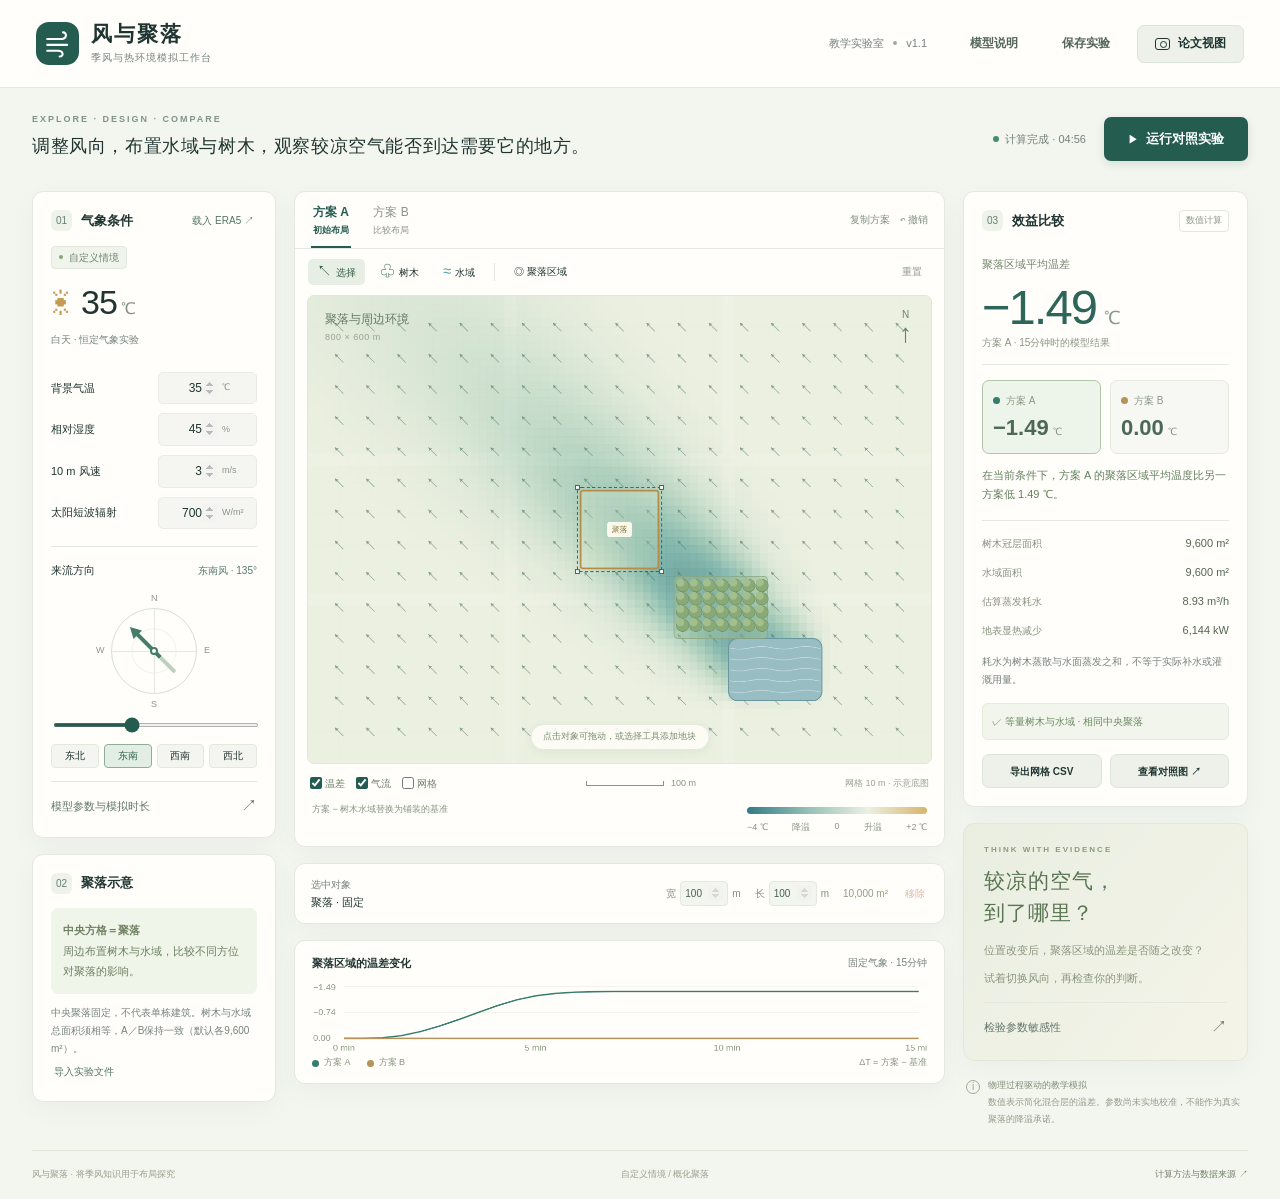
<file: index.html>
<!doctype html>
<html lang="zh-CN">
<head><meta charset="utf-8"><meta name="viewport" content="width=device-width,initial-scale=1"><meta name="theme-color" content="#163c39"><title>风与聚落 · 季风与热环境模拟工作台</title><link rel="stylesheet" href="style.css"></head>
<body>
<header class="topbar">
 <a class="brand" href="./index.html" aria-label="风与聚落首页"><span class="brand-symbol"><svg viewBox="0 0 36 36"><path d="M5 12h17c7 0 7-8 2-8M5 19h24M5 26h13c7 0 7 7 2 7" fill="none" stroke="currentColor" stroke-width="2.5" stroke-linecap="round"/></svg></span><span><strong>风与聚落</strong><small>季风与热环境模拟工作台</small></span></a>
 <nav class="header-actions"><span class="version-tag">教学实验室 <i></i> v1.1</span><button id="methodBtn" class="btn subtle">模型说明</button><button id="exportJsonBtn" class="btn subtle">保存实验</button><button id="paperBtn" class="btn light"><span class="camera-icon"></span>论文视图</button></nav>
</header>
<main class="workspace">
 <div class="page-heading"><div><div class="eyebrow">EXPLORE · DESIGN · COMPARE</div><h1 class="intro-line">调整风向，布置水域与树木，观察较凉空气能否到达需要它的地方。</h1></div><div class="run-heading"><span id="status" class="status dirty"><i></i>等待计算</span><button id="runBtn" class="btn primary"><span class="play-icon">▶</span>运行对照实验</button></div></div>
 <div class="workspace-grid">
 <aside class="left-panel">
  <section class="panel environment"><div class="section-heading"><h2><span class="step-dot">01</span>气象条件</h2><button id="eraBtn" class="text-btn">载入 ERA5 ↗</button></div><div id="sourceBadge" class="source-badge"><i></i>自定义情境</div>
   <div class="weather-hero"><span class="sun-icon">☀</span><div><span id="tempHero">35</span><small>℃</small></div><p id="weatherCaption">白天 · 恒定气象实验</p></div>
   <label class="input-row"><span>背景气温</span><div><input id="temperature" type="number" min="10" max="48" step=".5" value="35"><span>℃</span></div></label>
   <label class="input-row"><span>相对湿度</span><div><input id="humidity" type="number" min="5" max="100" step="1" value="45"><span>%</span></div></label>
   <label class="input-row"><span>10 m 风速</span><div><input id="windSpeed" type="number" min=".5" max="12" step=".1" value="3"><span>m/s</span></div></label>
   <label class="input-row"><span>太阳短波辐射</span><div><input id="solar" type="number" min="50" max="1200" step="10" value="700"><span>W/m²</span></div></label>
   <div class="wind-block"><div class="wind-caption"><span>来流方向</span><strong id="windLabel">东南风 · 135°</strong></div><div class="compass"><span class="north">N</span><span class="east">E</span><span class="south">S</span><span class="west">W</span><div class="compass-ring"></div><div id="windNeedle" class="wind-needle"></div><div class="compass-center"></div></div><input id="windDirection" class="range" type="range" min="0" max="359" step="1" value="135" aria-label="风向角度"><div class="wind-presets"><button data-wind="45">东北</button><button data-wind="135" class="active">东南</button><button data-wind="225">西南</button><button data-wind="315">西北</button></div></div>
   <button id="paramsBtn" class="more-btn">模型参数与模拟时长<span>↗</span></button>
  </section>
  <section class="panel scenario-panel"><div class="section-heading"><h2><span class="step-dot">02</span>聚落示意</h2></div><div class="source-detail"><strong>中央方格＝聚落</strong><br>周边布置树木与水域，比较不同方位对聚落的影响。</div><p class="micro muted">中央聚落固定，不代表单栋建筑。树木与水域总面积须相等，A／B保持一致（默认各9,600 m²）。</p><button id="importBtn" class="text-btn">导入实验文件</button><input id="importFile" type="file" accept=".json,application/json" hidden></section>
 </aside>
 <section class="map-column">
  <div class="panel map-panel">
   <div class="map-topline"><div class="tabs" role="tablist" aria-label="布局方案"><button id="tabA" role="tab" aria-selected="true" class="active">方案 A<span>初始布局</span></button><button id="tabB" role="tab" aria-selected="false">方案 B<span>比较布局</span></button></div><div class="map-top-actions"><button id="copyBtn" title="将当前方案复制给另一方案">复制方案</button><button id="undoBtn" title="撤销最近一次布局修改">↶ 撤销</button></div></div>
   <div class="map-tools" role="toolbar" aria-label="布局工具"><button data-tool="select" class="active" title="选择并拖动对象"><span>↖</span>选择</button><button data-tool="tree"><span class="tree-dot">♧</span>树木</button><button data-tool="water"><span class="water-dot">≈</span>水域</button><span class="tool-divider"></span><button id="targetBtn">◎ 聚落区域</button><button id="resetBtn" class="reset-btn" title="重置当前情境的两个方案">重置</button></div>
   <div class="map-stage" id="mapStage"><canvas id="mapCanvas" width="1280" height="960" aria-label="可编辑聚落布局图；选择对象后可用方向键移动" tabindex="0"></canvas><div class="map-corner-label"><span id="mapSceneLabel">聚落与周边环境</span><small>800 × 600 m</small></div><div id="mapHint" class="map-hint">点击对象可拖动，或选择工具添加地块</div><div class="north-mark"><span>N</span><b>↑</b></div><div id="staleOverlay" class="stale-chip">布局或参数已更新 · 请重新计算</div></div>
   <div class="map-bottom"><div class="layers"><label><input id="showHeat" type="checkbox" checked><span>温差</span></label><label><input id="showFlow" type="checkbox" checked><span>气流</span></label><label><input id="showGrid" type="checkbox"><span>网格</span></label></div><div class="scale-bar"><span></span>100 m</div><div class="grid-info">网格 10 m · 示意底图</div></div>
   <div id="heatLegend" class="heat-legend"><span>方案 − 树木水域替换为铺装的基准</span><div class="legend-strip"></div><div class="legend-labels"><b>−4 ℃</b><span>降温</span><b>0</b><span>升温</span><b>+2 ℃</b></div></div>
  </div>
  <section id="objectInspector" class="panel inspector"><div><span class="micro muted">选中对象</span><strong id="objectName">聚落</strong></div><label>宽 <input id="objectW" type="number" min="10" max="400" step="10">m</label><label>长 <input id="objectH" type="number" min="10" max="400" step="10">m</label><span id="objectArea"></span><button id="deleteObject" class="text-btn danger">移除</button></section>
  <section class="panel process-panel"><div class="section-heading"><h2>聚落区域的温差变化</h2><span class="micro muted">固定气象 · <span id="durationLabel">15</span>分钟</span></div><canvas id="historyCanvas" width="1100" height="160" aria-label="两个方案的目标区模拟温差随时间变化"></canvas><div class="chart-key"><span><i class="keyA"></i>方案 A</span><span><i class="keyB"></i>方案 B</span><span>ΔT = 方案 − 基准</span></div></section>
 </section>
 <aside class="right-panel">
  <section class="panel results-panel"><div class="section-heading"><h2><span class="step-dot">03</span>效益比较</h2><span class="mini-tag">数值计算</span></div><div id="resultEmpty" class="result-empty">布置好两个方案后，<br>运行实验查看比较结果。</div><div id="resultsBody" hidden><div class="primary-metric"><span>聚落区域平均温差</span><div><strong id="mainCooling">—</strong><small>℃</small></div><p id="metricSub">当前方案 · 相对于基准</p></div><div class="comparison-cards"><button id="resultA" class="comparison-card active"><span><i class="keyA"></i>方案 A</span><strong id="coolA">—</strong><small>℃</small></button><button id="resultB" class="comparison-card"><span><i class="keyB"></i>方案 B</span><strong id="coolB">—</strong><small>℃</small></button></div><div id="resultInsight" class="insight"></div><div class="metric-list"><div><span>树木冠层面积</span><strong id="treeArea">—</strong></div><div><span>水域面积</span><strong id="waterArea">—</strong></div><div><span>估算蒸发耗水</span><strong id="waterUse">—</strong></div><div><span>地表显热减少</span><strong id="heatFlux">—</strong></div></div><p class="micro muted">耗水为树木蒸散与水面蒸发之和，不等于实际补水或灌溉用量。</p><div id="comparisonNote" class="fairness"></div><div class="result-actions"><button id="csvBtn" class="btn light">导出网格 CSV</button><button id="compareBtn" class="btn light">查看对照图 ↗</button></div></div></section>
  <section class="panel question-panel"><div class="eyebrow">THINK WITH EVIDENCE</div><h3>较凉的空气，<br>到了哪里？</h3><p>位置改变后，聚落区域的温差是否随之改变？</p><p>试着切换风向，再检查你的判断。</p><button id="sensitivityBtn" class="more-btn">检验参数敏感性<span>↗</span></button></section>
  <section class="model-note"><span class="note-icon">i</span><p><strong>物理过程驱动的教学模拟</strong><br>数值表示简化混合层的温差。参数尚未实地校准，不能作为真实聚落的降温承诺。</p></section>
 </aside>
 </div>
 <footer class="app-footer"><span>风与聚落 · 将季风知识用于布局探究</span><span id="footerSource">自定义气象 / 概化聚落</span><a href="methods.html" target="_blank" rel="noopener">计算方法与数据来源 ↗</a></footer>
</main>
<div id="toast" class="toast" role="status"></div>
<div id="modal" class="modal" hidden><div class="modal-backdrop"></div><section class="modal-content" role="dialog" aria-modal="true" aria-labelledby="modalTitle"><header><div><span id="modalEyebrow" class="eyebrow">实验设置</span><h2 id="modalTitle"></h2></div><button id="closeModal" class="close-btn" aria-label="关闭">×</button></header><div id="modalBody"></div></section></div>
<section id="paperView" class="paper-view" hidden><header class="paper-header"><div><span class="eyebrow">风与聚落 / 布局对照实验</span><h1 id="paperTitle">相同投入，不同位置</h1><p id="paperConditions"></p></div><div class="paper-actions"><button id="downloadPng" class="btn primary">导出对照图 PNG</button><button id="closePaper" class="btn light">返回工作台</button></div></header><div class="paper-maps"><article><header><span class="paper-letter">a</span><h2>方案 A</h2><span id="paperMetricA"></span></header><canvas id="paperA" width="1280" height="960"></canvas></article><article><header><span class="paper-letter">b</span><h2>方案 B</h2><span id="paperMetricB"></span></header><canvas id="paperB" width="1280" height="960"></canvas></article></div><div class="paper-legend"><div><span class="legend-tree"></span>树木 <span class="legend-water"></span>水域 <span class="legend-target"></span>聚落区域</div><div class="paper-scale"><span>降温 −4 ℃</span><div></div><span>0</span><div class="warm"></div><span>+2 ℃ 升温</span></div></div><div class="paper-caption"><p id="paperCaption"></p><p>ΔT = 方案 − 树木、水域均替换为铺装的基准；物理过程驱动的教学模拟，未经实地校准。中央方格为可通风的聚落统计区，温差为有效混合层平均值。</p><p id="paperSource"></p></div></section>
<script src="weather.js"></script><script src="model.js"></script><script src="app.js"></script>
</body></html>
</file>
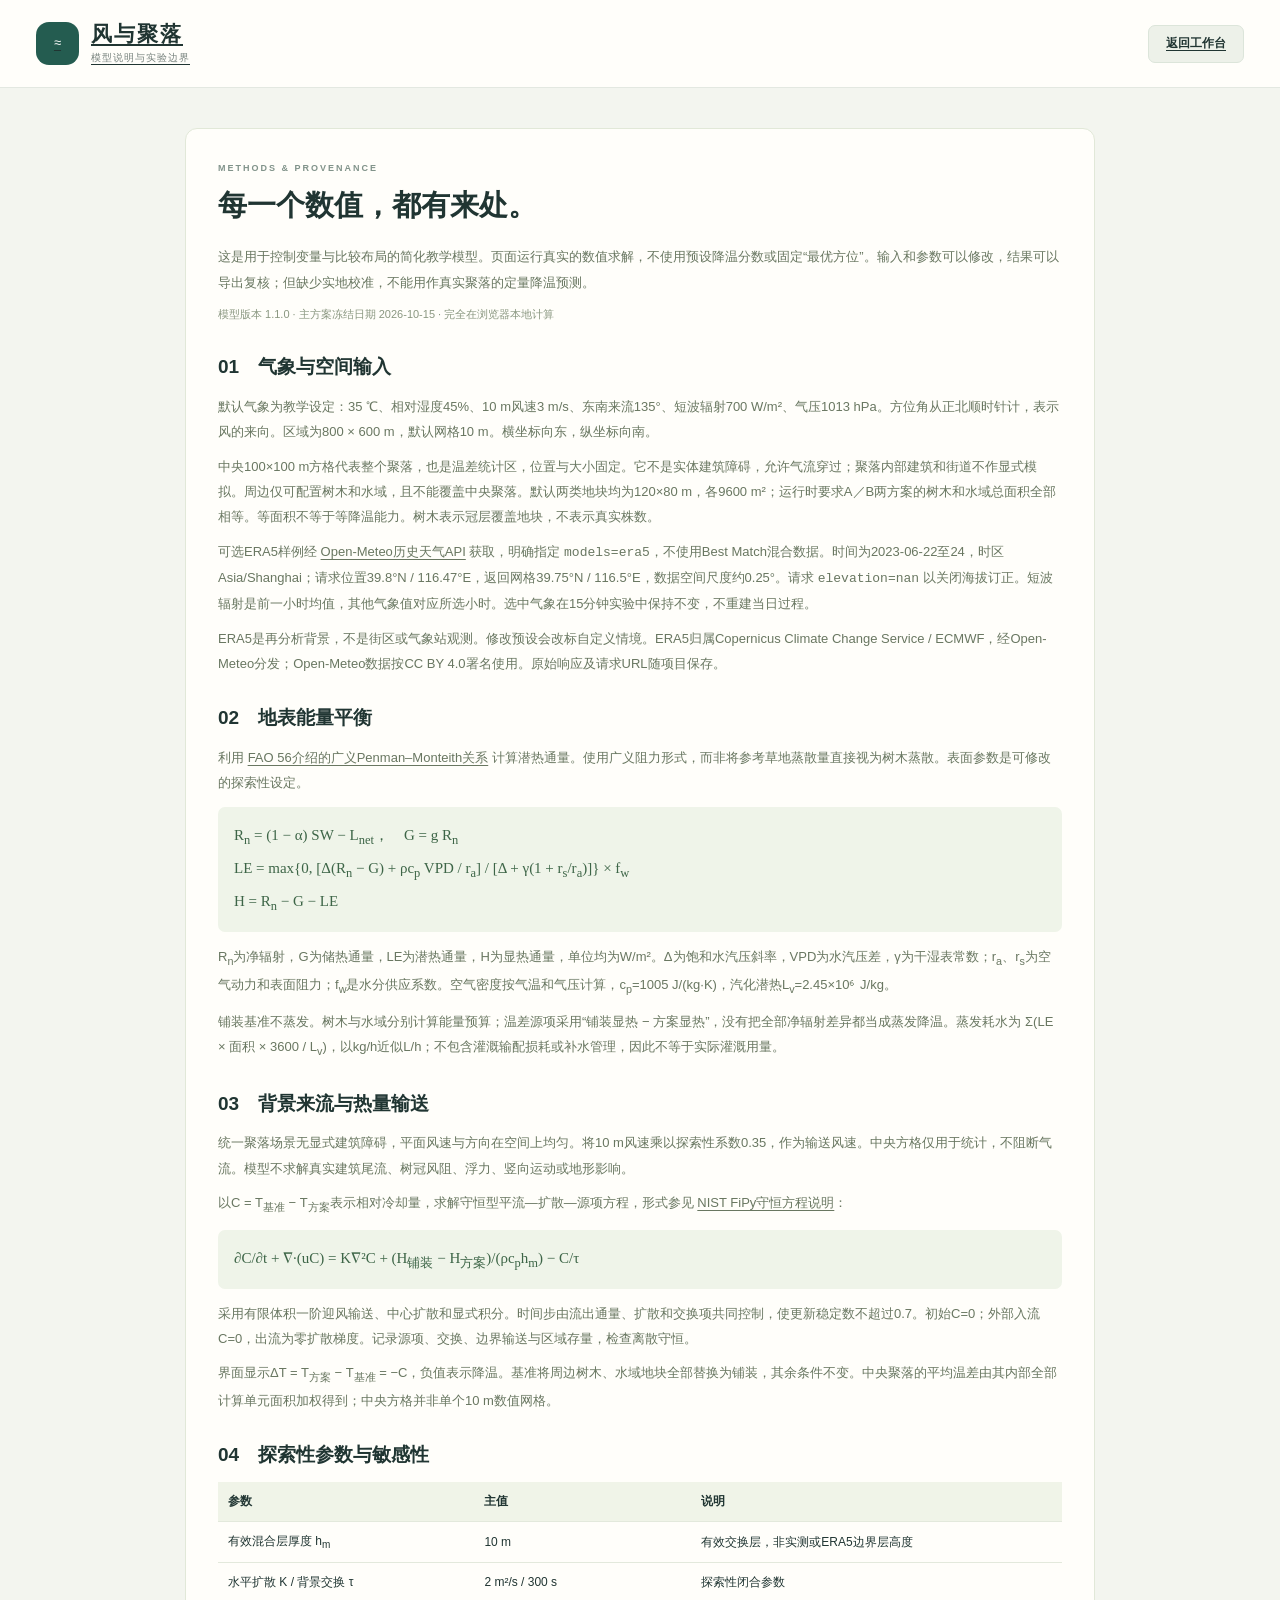
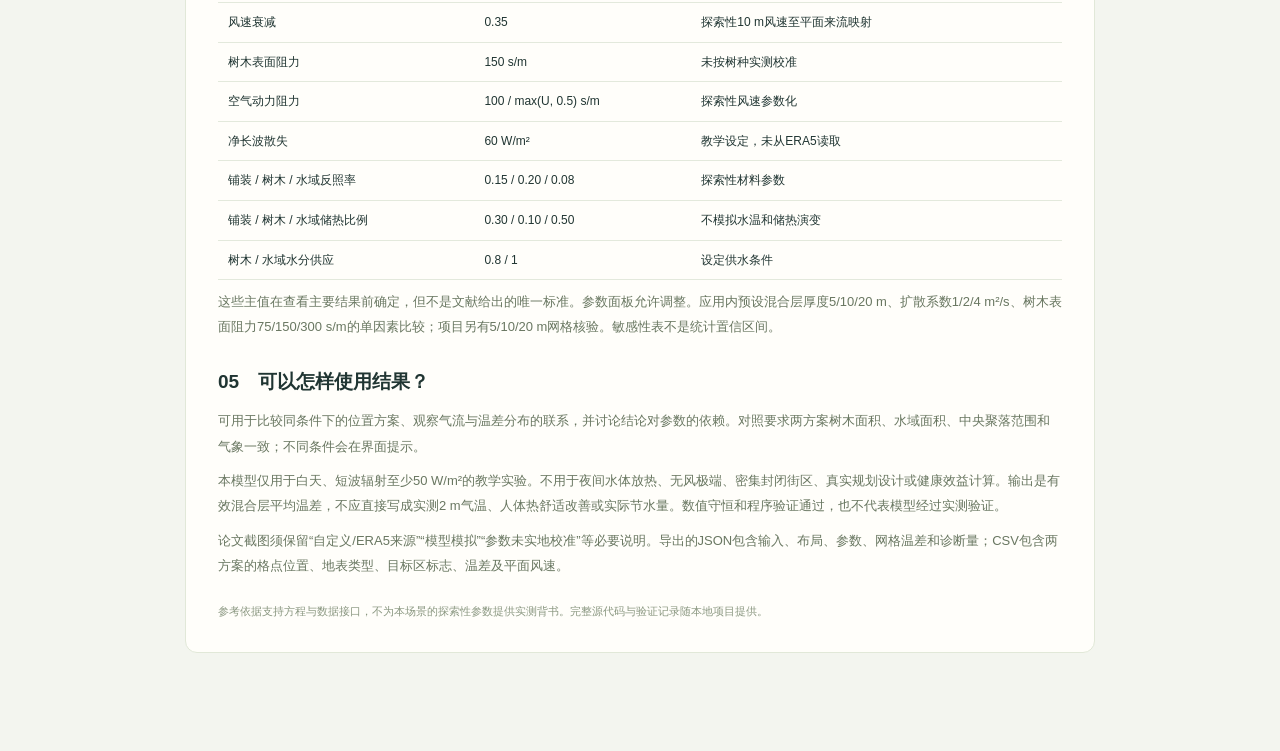
<file: methods.html>
<!doctype html><html lang="zh-CN"><head><meta charset="utf-8"><meta name="viewport" content="width=device-width,initial-scale=1"><title>计算方法与数据来源 · 风与聚落</title><link rel="stylesheet" href="style.css"><style>main{max-width:960px;margin:40px auto;padding:0 25px 60px}article{padding:32px;background:#fffefa;border:1px solid #e1e8d8;border-radius:12px}h1{font-size:29px;margin:8px 0 16px}h2{font-size:19px;margin:27px 0 12px}h3{font-size:14px;margin:18px 0 8px}p,li{font-size:13px;line-height:1.95;color:#697761;margin:9px 0}table{width:100%;border-collapse:collapse;font-size:12px}th,td{padding:10px;border-bottom:1px solid #e3e9dc;text-align:left}th{background:#f0f4e8}.equation{font:15px/2 Georgia,serif;display:block;background:#eff4e9;padding:13px 16px;border-radius:7px;color:#3d6547;margin:12px 0}a{text-decoration:underline;text-underline-offset:3px}footer{color:#8a9780;font-size:11px;margin-top:25px}.meta{font-size:11px;color:#8a9780}@media(max-width:600px){article{padding:18px}main{margin:20px auto;padding:0 12px}table{font-size:10px}th,td{padding:6px}}</style></head><body><header class="topbar"><a class="brand" href="index.html"><span class="brand-symbol">≈</span><span><strong>风与聚落</strong><small>模型说明与实验边界</small></span></a><a class="btn light" href="index.html">返回工作台</a></header><main><article><div class="eyebrow">METHODS & PROVENANCE</div><h1>每一个数值，都有来处。</h1><p>这是用于控制变量与比较布局的简化教学模型。页面运行真实的数值求解，不使用预设降温分数或固定“最优方位”。输入和参数可以修改，结果可以导出复核；但缺少实地校准，不能用作真实聚落的定量降温预测。</p><p class="meta">模型版本 1.1.0 · 主方案冻结日期 2026-10-15 · 完全在浏览器本地计算</p>
<h2>01　气象与空间输入</h2><p>默认气象为教学设定：35 ℃、相对湿度45%、10 m风速3 m/s、东南来流135°、短波辐射700 W/m²、气压1013 hPa。方位角从正北顺时针计，表示风的来向。区域为800 × 600 m，默认网格10 m。横坐标向东，纵坐标向南。</p><p>中央100×100 m方格代表整个聚落，也是温差统计区，位置与大小固定。它不是实体建筑障碍，允许气流穿过；聚落内部建筑和街道不作显式模拟。周边仅可配置树木和水域，且不能覆盖中央聚落。默认两类地块均为120×80 m，各9600 m²；运行时要求A／B两方案的树木和水域总面积全部相等。等面积不等于等降温能力。树木表示冠层覆盖地块，不表示真实株数。</p><p>可选ERA5样例经 <a href="https://open-meteo.com/en/docs/historical-weather-api" target="_blank" rel="noopener">Open-Meteo历史天气API</a> 获取，明确指定 <code>models=era5</code>，不使用Best Match混合数据。时间为2023-06-22至24，时区Asia/Shanghai；请求位置39.8°N / 116.47°E，返回网格39.75°N / 116.5°E，数据空间尺度约0.25°。请求 <code>elevation=nan</code> 以关闭海拔订正。短波辐射是前一小时均值，其他气象值对应所选小时。选中气象在15分钟实验中保持不变，不重建当日过程。</p><p>ERA5是再分析背景，不是街区或气象站观测。修改预设会改标自定义情境。ERA5归属Copernicus Climate Change Service / ECMWF，经Open-Meteo分发；Open-Meteo数据按CC BY 4.0署名使用。原始响应及请求URL随项目保存。</p>
<h2>02　地表能量平衡</h2><p>利用 <a href="https://www.fao.org/4/x0490e/x0490e06.htm" target="_blank" rel="noopener">FAO 56介绍的广义Penman–Monteith关系</a> 计算潜热通量。使用广义阻力形式，而非将参考草地蒸散量直接视为树木蒸散。表面参数是可修改的探索性设定。</p><div class="equation">R<sub>n</sub> = (1 − α) SW − L<sub>net</sub>，　G = g R<sub>n</sub><br>LE = max{0, [Δ(R<sub>n</sub> − G) + ρc<sub>p</sub> VPD / r<sub>a</sub>] / [Δ + γ(1 + r<sub>s</sub>/r<sub>a</sub>)]} × f<sub>w</sub><br>H = R<sub>n</sub> − G − LE</div><p>R<sub>n</sub>为净辐射，G为储热通量，LE为潜热通量，H为显热通量，单位均为W/m²。Δ为饱和水汽压斜率，VPD为水汽压差，γ为干湿表常数；r<sub>a</sub>、r<sub>s</sub>为空气动力和表面阻力；f<sub>w</sub>是水分供应系数。空气密度按气温和气压计算，c<sub>p</sub>=1005 J/(kg·K)，汽化潜热L<sub>v</sub>=2.45×10⁶ J/kg。</p><p>铺装基准不蒸发。树木与水域分别计算能量预算；温差源项采用“铺装显热 − 方案显热”，没有把全部净辐射差异都当成蒸发降温。蒸发耗水为 Σ(LE × 面积 × 3600 / L<sub>v</sub>)，以kg/h近似L/h；不包含灌溉输配损耗或补水管理，因此不等于实际灌溉用量。</p>
<h2>03　背景来流与热量输送</h2><p>统一聚落场景无显式建筑障碍，平面风速与方向在空间上均匀。将10 m风速乘以探索性系数0.35，作为输送风速。中央方格仅用于统计，不阻断气流。模型不求解真实建筑尾流、树冠风阻、浮力、竖向运动或地形影响。</p><p>以C = T<sub>基准</sub> − T<sub>方案</sub>表示相对冷却量，求解守恒型平流—扩散—源项方程，形式参见 <a href="https://pages.nist.gov/fipy/en/stable/FAQ.html" target="_blank" rel="noopener">NIST FiPy守恒方程说明</a>：</p><div class="equation">∂C/∂t + ∇·(uC) = K∇²C + (H<sub>铺装</sub> − H<sub>方案</sub>)/(ρc<sub>p</sub>h<sub>m</sub>) − C/τ</div><p>采用有限体积一阶迎风输送、中心扩散和显式积分。时间步由流出通量、扩散和交换项共同控制，使更新稳定数不超过0.7。初始C=0；外部入流C=0，出流为零扩散梯度。记录源项、交换、边界输送与区域存量，检查离散守恒。</p><p>界面显示ΔT = T<sub>方案</sub> − T<sub>基准</sub> = −C，负值表示降温。基准将周边树木、水域地块全部替换为铺装，其余条件不变。中央聚落的平均温差由其内部全部计算单元面积加权得到；中央方格并非单个10 m数值网格。</p>
<h2>04　探索性参数与敏感性</h2><table><thead><tr><th>参数</th><th>主值</th><th>说明</th></tr></thead><tbody>
<tr><td>有效混合层厚度 h<sub>m</sub></td><td>10 m</td><td>有效交换层，非实测或ERA5边界层高度</td></tr><tr><td>水平扩散 K / 背景交换 τ</td><td>2 m²/s / 300 s</td><td>探索性闭合参数</td></tr><tr><td>风速衰减</td><td>0.35</td><td>探索性10 m风速至平面来流映射</td></tr><tr><td>树木表面阻力</td><td>150 s/m</td><td>未按树种实测校准</td></tr><tr><td>空气动力阻力</td><td>100 / max(U, 0.5) s/m</td><td>探索性风速参数化</td></tr><tr><td>净长波散失</td><td>60 W/m²</td><td>教学设定，未从ERA5读取</td></tr><tr><td>铺装 / 树木 / 水域反照率</td><td>0.15 / 0.20 / 0.08</td><td>探索性材料参数</td></tr><tr><td>铺装 / 树木 / 水域储热比例</td><td>0.30 / 0.10 / 0.50</td><td>不模拟水温和储热演变</td></tr><tr><td>树木 / 水域水分供应</td><td>0.8 / 1</td><td>设定供水条件</td></tr></tbody></table><p>这些主值在查看主要结果前确定，但不是文献给出的唯一标准。参数面板允许调整。应用内预设混合层厚度5/10/20 m、扩散系数1/2/4 m²/s、树木表面阻力75/150/300 s/m的单因素比较；项目另有5/10/20 m网格核验。敏感性表不是统计置信区间。</p>
<h2>05　可以怎样使用结果？</h2><p>可用于比较同条件下的位置方案、观察气流与温差分布的联系，并讨论结论对参数的依赖。对照要求两方案树木面积、水域面积、中央聚落范围和气象一致；不同条件会在界面提示。</p><p>本模型仅用于白天、短波辐射至少50 W/m²的教学实验。不用于夜间水体放热、无风极端、密集封闭街区、真实规划设计或健康效益计算。输出是有效混合层平均温差，不应直接写成实测2 m气温、人体热舒适改善或实际节水量。数值守恒和程序验证通过，也不代表模型经过实测验证。</p><p>论文截图须保留“自定义/ERA5来源”“模型模拟”“参数未实地校准”等必要说明。导出的JSON包含输入、布局、参数、网格温差和诊断量；CSV包含两方案的格点位置、地表类型、目标区标志、温差及平面风速。</p>
<footer>参考依据支持方程与数据接口，不为本场景的探索性参数提供实测背书。完整源代码与验证记录随本地项目提供。</footer></article></main></body></html>
</file>
<file: style.css>
@charset "UTF-8";
:root{--ink:#203532;--muted:#77827d;--green:#245c50;--teal:#2a7769;--light:#edf3ee;--line:#e3e8e1;--paper:#fffefa;--bg:#f3f5ef;--gold:#bc8c46;--shadow:0 8px 28px rgba(35,57,43,.035)}
*{box-sizing:border-box}body{margin:0;color:var(--ink);background:var(--bg);font-family:"Microsoft YaHei","PingFang SC",Arial,sans-serif;font-size:13px;line-height:1.55}button,input,select{font:inherit}button{cursor:pointer;color:inherit}button:disabled{opacity:.5;cursor:wait}button,a,input{outline-offset:4px}button:focus-visible,a:focus-visible,input:focus-visible{outline:2px solid #43897a}a{color:inherit;text-decoration:none}[hidden]{display:none!important}input[type=number]{appearance:textfield;-moz-appearance:textfield}input::-webkit-inner-spin-button{opacity:.35}button{border:0;background:none}h1,h2,h3,p{margin:0}.topbar{height:88px;padding:0 36px;display:flex;align-items:center;justify-content:space-between;background:var(--paper);border-bottom:1px solid var(--line)}.brand{display:flex;align-items:center;gap:12px}.brand-symbol{height:43px;width:43px;border-radius:13px;background:var(--green);display:grid;place-items:center;color:#fff}.brand-symbol svg{width:30px}.brand strong{font-size:21px;letter-spacing:2px;display:block;line-height:1.3}.brand small{font-size:10px;letter-spacing:1px;color:var(--muted)}.header-actions{display:flex;gap:10px;align-items:center}.version-tag{color:var(--muted);font-size:11px;display:flex;align-items:center;gap:9px;margin-right:16px}.version-tag i{width:4px;height:4px;background:#9aaca2;border-radius:50%}.btn{height:38px;padding:0 17px;border-radius:7px;display:inline-flex;align-items:center;justify-content:center;gap:8px;font-size:12px;font-weight:600;white-space:nowrap;transition:background .16s,transform .16s}.btn:hover{transform:translateY(-1px)}.btn.primary{background:var(--green);color:#fff;box-shadow:0 3px 8px #194a4020}.btn.primary:hover{background:#184c41}.btn.light{background:#edf1e9;border:1px solid #dce5da}.btn.subtle{color:#53645b;background:transparent}.btn.subtle:hover{background:#f1f4ed}.camera-icon{height:12px;width:15px;border:1.5px solid;border-radius:3px;position:relative}.camera-icon:after{content:"";position:absolute;left:4px;top:2px;height:5px;width:5px;border:1px solid;border-radius:50%}.workspace{max-width:1860px;margin:auto;padding:24px 32px 0}.page-heading{display:flex;align-items:center;justify-content:space-between;margin:0 0 24px;gap:20px}.eyebrow{font:600 9px/1.6 Arial,sans-serif;letter-spacing:2px;color:#81938a}.page-heading h1{font-size:26px;letter-spacing:.6px;font-weight:600;margin:5px 0}.page-heading h1 span{color:#b89760}.page-heading p{font-size:12px;color:var(--muted)}.run-heading{display:flex;align-items:center;gap:18px}.run-heading .primary{height:44px;padding:0 24px;font-size:13px}.play-icon{font-size:10px}.status{font-size:11px;color:var(--muted);display:flex;align-items:center;gap:6px;white-space:nowrap}.status i{width:6px;height:6px;border-radius:50%;background:#b49869}.status.ready i{background:#458e6d}.status.running i{background:#b88b4b;animation:pulse 1s infinite}.workspace-grid{display:grid;grid-template-columns:244px minmax(440px,1fr) 285px;gap:18px;align-items:start}.left-panel,.map-column,.right-panel{display:flex;flex-direction:column;gap:16px;min-width:0}.panel{background:var(--paper);border:1px solid var(--line);border-radius:11px;box-shadow:var(--shadow)}.environment,.scenario-panel,.results-panel,.question-panel{padding:18px}.section-heading{display:flex;align-items:center;justify-content:space-between;gap:5px;margin-bottom:14px}.section-heading h2{font-size:13px;font-weight:600;display:flex;gap:9px;align-items:center}.step-dot{height:21px;width:21px;display:grid;place-items:center;color:#658070;font:10px Arial,sans-serif;background:#eef2e8;border-radius:6px}.text-btn{font-size:10px;color:#527765;padding:3px}.text-btn:hover{text-decoration:underline}.source-badge{font-size:10px;color:#6d8473;background:#f0f4eb;display:inline-flex;align-items:center;border:1px solid #e2e8dc;border-radius:4px;gap:6px;padding:3px 7px;max-width:100%}.source-badge i{width:4px;height:4px;background:#8ca47b;border-radius:50%}.weather-hero{padding:14px 0 15px;display:flex;align-items:center;flex-wrap:wrap;gap:13px}.sun-icon{color:#c49b53;font-size:34px;line-height:1}.weather-hero>div{font-size:34px;font-weight:400;letter-spacing:-1px;line-height:1.15}.weather-hero small{font-size:16px;margin-left:4px;color:#889185}.weather-hero p{width:100%;font-size:10px;color:var(--muted);margin-top:-3px}.input-row{display:flex;justify-content:space-between;align-items:center;margin:9px 0;gap:8px;font-size:11px}.input-row>div{display:flex;align-items:center;background:#f5f6f1;border:1px solid #e9ece4;border-radius:5px;width:99px;padding:5px 7px;gap:3px}.input-row input{width:53px;background:transparent;border:0;color:var(--ink);font-size:12px;text-align:right;min-width:0}.input-row>div>span{font-size:9px;color:#8b9488;white-space:nowrap}.wind-block{margin-top:17px;padding-top:15px;border-top:1px solid var(--line)}.wind-caption{display:flex;align-items:center;justify-content:space-between;font-size:11px}.wind-caption strong{font-size:10px;color:#527b6b;font-weight:500}.compass{position:relative;width:124px;height:124px;margin:10px auto 0;color:#8c978b;font:9px Arial}.compass-ring{position:absolute;inset:19px;border:1px solid #d7e0d2;border-radius:50%;background:radial-gradient(circle,transparent 0 21px,#f0f3ec 22px,transparent 23px)}.compass-ring:after,.compass-ring:before{content:"";position:absolute;background:#e3e9de}.compass-ring:before{width:1px;height:100%;left:50%}.compass-ring:after{height:1px;width:100%;top:50%}.compass .north{position:absolute;top:4px;left:59px}.compass .south{position:absolute;bottom:4px;left:59px}.compass .east{position:absolute;right:6px;top:56px}.compass .west{position:absolute;left:4px;top:56px}.wind-needle{position:absolute;left:60px;top:32px;width:4px;height:60px;transform-origin:50% 50%;transform:rotate(315deg);background:linear-gradient(to bottom,#447d6a 0 65%,#bdd0bc 65% 100%);border-radius:6px}.wind-needle:before{content:"";position:absolute;top:-4px;left:-4px;width:0;height:0;border-left:6px solid transparent;border-right:6px solid transparent;border-bottom:11px solid #447d6a}.compass-center{position:absolute;width:8px;height:8px;border-radius:50%;background:#fff;border:2px solid #447d6a;left:58px;top:58px}.range{accent-color:var(--green);width:100%;height:4px}.wind-presets{display:flex;gap:5px;margin-top:11px}.wind-presets button{flex:1;background:#f4f5f0;border:1px solid #e4e9de;border-radius:4px;padding:3px 2px;font-size:10px}.wind-presets button.active{background:#e2eee4;border-color:#8fae96;color:#32654a}.more-btn{display:flex;align-items:center;justify-content:space-between;gap:12px;font-size:11px;width:100%;text-align:left;padding:12px 0 0;margin-top:13px;border-top:1px solid var(--line);color:#627668}.more-btn span{font-size:16px}.scene-options{display:grid;grid-template-columns:1fr 1fr;gap:8px}.scene-options button{display:flex;flex-direction:column;align-items:flex-start;border:1px solid #e4e8df;background:#f7f8f3;border-radius:7px;padding:9px 10px;gap:2px}.scene-options button>span{font-size:22px;line-height:1.2;color:#8e9d8a}.scene-options button strong{font-size:11px;font-weight:500}.scene-options button small{font-size:9px;color:var(--muted);white-space:nowrap}.scene-options .active{border-color:#9eb7a3;background:#edf3e9}.scene-options .active>span{color:#4f7e5d}.micro{font-size:10px;line-height:1.8}.muted{color:var(--muted)}.scenario-panel p{margin:10px 0 3px}.map-panel{overflow:hidden}.map-topline{display:flex;align-items:center;justify-content:space-between;padding:0 16px;border-bottom:1px solid var(--line);height:57px;gap:4px}.tabs{display:flex;align-self:stretch;gap:20px}.tabs button{font-size:12px;position:relative;color:#8a958a;padding:0 2px}.tabs button span{font-size:9px;display:block;line-height:1.3;margin-top:3px}.tabs button.active{font-weight:600;color:var(--green)}.tabs button.active:after{content:"";height:2px;background:var(--green);position:absolute;bottom:0;left:0;right:0}.map-top-actions{display:flex;gap:10px}.map-top-actions button{font-size:10px;color:#819080;padding:4px 0}.map-tools{padding:9px 13px;display:flex;align-items:center;gap:6px;height:46px}.map-tools button{font-size:10px;border-radius:5px;padding:5px 9px;white-space:nowrap}.map-tools button>span{font-size:15px;line-height:.9;margin-right:4px}.map-tools button.active{background:#e7efe4;color:#345c45}.map-tools button:hover{background:#eef2e9}.map-tools .reset-btn{margin-left:auto;color:#90998d}.tree-dot{color:#488160}.water-dot{color:#5a9ca8}.tool-divider{height:18px;background:var(--line);width:1px;margin:0 4px}.map-stage{position:relative;background:#edf0e5;aspect-ratio:4/3;overflow:hidden;margin:0 12px;border-radius:7px;border:1px solid #e0e6d9}.map-stage canvas{width:100%;height:100%;display:block;touch-action:none;cursor:grab}.map-stage canvas:active{cursor:grabbing}.map-corner-label{position:absolute;left:17px;top:14px;display:flex;flex-direction:column;pointer-events:none}.map-corner-label span{font-size:12px;color:#637a65;font-weight:500}.map-corner-label small{font:9px Arial;letter-spacing:.5px;color:#98a38f;margin-top:3px}.map-hint{position:absolute;bottom:13px;left:50%;transform:translateX(-50%);background:#fffef9dc;box-shadow:0 2px 8px #415c4010;border:1px solid #e5e9df;padding:5px 12px;border-radius:30px;font-size:9px;color:#7b8c76;white-space:nowrap;pointer-events:none}.north-mark{position:absolute;top:13px;right:19px;display:flex;align-items:center;flex-direction:column;line-height:1;pointer-events:none}.north-mark span{font:10px Arial;color:#69806b}.north-mark b{font-size:26px;font-weight:400;color:#69806b}.stale-chip{position:absolute;left:50%;top:15px;transform:translateX(-50%);font-size:10px;color:#9b763e;background:#fff9eae8;border:1px solid #e9dab8;border-radius:6px;padding:5px 10px;white-space:nowrap;pointer-events:none}.map-bottom{display:flex;align-items:center;justify-content:space-between;padding:12px 15px;gap:8px}.layers{display:flex;gap:11px;font-size:10px;color:#71806b}.layers label{display:flex;align-items:center;gap:3px;cursor:pointer}.layers input{width:12px;height:12px;accent-color:var(--green);margin:0}.scale-bar{display:flex;align-items:center;gap:7px;font:9px Arial;color:#8b9484}.scale-bar>span{flex:none;width:0;height:5px;border:1px solid #88977f;border-top:0}.grid-info{font-size:9px;color:#98a190}.heat-legend{padding:0 17px 12px;display:grid;grid-template-columns:minmax(120px,1fr) 180px;align-items:center;gap:4px 15px;font-size:9px;color:#889482}.legend-strip{height:7px;background:linear-gradient(90deg,#327b85,#94bfb6,#ecf0e1 67%,#d7b56d);border-radius:5px}.legend-labels{grid-column:2;display:flex;justify-content:space-between;font:9px Arial}.legend-labels b{font-weight:400}.inspector{padding:12px 16px;display:flex;align-items:center;gap:14px;min-height:58px}.inspector>div:first-child{display:flex;flex-direction:column;margin-right:auto}.inspector strong{font-size:11px;font-weight:500}.inspector label{font-size:10px;display:flex;align-items:center;gap:4px;color:#819079}.inspector input{width:48px;background:#f3f5ef;border:1px solid #e4e9dd;border-radius:4px;padding:4px;color:#4d6351}.inspector>span{font-size:10px;color:#91a085}.danger{color:#b5775b}.process-panel{padding:13px 17px}.process-panel .section-heading{margin-bottom:3px}.process-panel h2{font-size:11px}.process-panel canvas{width:100%;height:78px;display:block}.chart-key{display:flex;align-items:center;gap:16px;font-size:9px;color:#899580;margin-top:3px}.chart-key>span{display:flex;align-items:center;gap:5px}.chart-key>span:last-child{margin-left:auto}.keyA,.keyB{width:7px;height:7px;display:inline-block;border-radius:50%;background:#357d6c}.keyB{background:#b69358}.mini-tag{font-size:9px;padding:3px 6px;border:1px solid #e2e8df;border-radius:4px;color:#8a9787}.primary-metric{padding:8px 0 14px;border-bottom:1px solid var(--line)}.primary-metric>span{font-size:11px;color:#76836f}.primary-metric>div{display:flex;align-items:baseline;gap:8px;margin:8px 0 1px}.primary-metric strong{font:500 49px/1.05 Arial,sans-serif;letter-spacing:-2px;color:#2d6558}.primary-metric small{font:18px Arial;color:#8b9b88}.primary-metric p{font-size:10px;color:#8a9584}.comparison-cards{display:grid;grid-template-columns:1fr 1fr;gap:9px;margin-top:15px}.comparison-card{padding:12px 10px;border:1px solid #e6eade;border-radius:7px;text-align:left;background:#f7f8f3}.comparison-card>span{display:flex;align-items:center;gap:6px;font-size:10px;color:#8b9786;margin-bottom:6px}.comparison-card strong{font:600 22px Arial;color:#4d6856}.comparison-card>small{font:10px Arial;color:#8a9682;margin-left:4px}.comparison-card.active{background:#edf4e9;border-color:#b2c6aa}.insight{font-size:11px;color:#648060;margin:12px 0 16px;line-height:1.75}.metric-list{display:flex;flex-direction:column;gap:12px;padding:14px 0;border-top:1px solid var(--line)}.metric-list>div{display:flex;align-items:center;justify-content:space-between;gap:5px;font-size:10px}.metric-list span{color:#899181}.metric-list strong{font-size:11px;font-weight:500;color:#54674f}.fairness{font-size:10px;color:#6d8a65;background:#f1f5eb;border:1px solid #e4ebdc;border-radius:6px;padding:9px;margin-top:14px;line-height:1.7}.fairness.warning{color:#9f7945;background:#fbf5e8;border-color:#ebdfc2}.result-actions{display:grid;grid-template-columns:1fr 1fr;gap:8px;margin-top:14px}.result-actions .btn{font-size:10px;padding:0 7px;height:34px}.result-empty{padding:28px 0;color:#9ca694;font-size:12px;line-height:2;text-align:center}.question-panel{background:linear-gradient(130deg,#e9eee1,#f5f4e9);border-color:#e2e7d8;padding:20px}.question-panel .eyebrow{color:#8f9a79;font-size:8px}.question-panel h3{font-size:21px;font-weight:500;line-height:1.5;letter-spacing:1px;margin:8px 0 12px;color:#5b7554}.question-panel p{font-size:11px;line-height:1.9;color:#8b967d;margin:7px 0}.model-note{display:flex;align-items:flex-start;gap:8px;padding:0 3px}.note-icon{border:1px solid #a1ad95;border-radius:50%;font:10px Arial;width:14px;height:14px;display:grid;place-items:center;margin-top:3px;flex-shrink:0;color:#93a187}.model-note p{font-size:9px;line-height:1.9;color:#939c89}.model-note strong{font-weight:500;color:#7f8e76}.app-footer{display:flex;justify-content:space-between;gap:15px;margin-top:22px;padding:17px 0;border-top:1px solid #e1e7d9;font-size:9px;color:#98a18e}.app-footer a{color:#718269}.toast{position:fixed;left:50%;bottom:30px;transform:translate(-50%,20px);background:#294b3feF;color:white;padding:10px 20px;border-radius:8px;box-shadow:0 8px 24px #213d3020;z-index:200;opacity:0;pointer-events:none;transition:.2s;font-size:12px;max-width:90vw}.toast.visible{transform:translate(-50%,0);opacity:1}.modal{position:fixed;inset:0;z-index:100;display:grid;place-items:center;padding:28px}.modal-backdrop{position:absolute;inset:0;background:#16352a55;backdrop-filter:blur(4px)}.modal-content{position:relative;max-width:760px;width:100%;max-height:90vh;overflow:auto;background:#fffefa;border:1px solid #e6ebdf;border-radius:15px;padding:28px;box-shadow:0 20px 100px #193c3030}.modal-content>header{display:flex;justify-content:space-between;align-items:flex-start;margin-bottom:20px}.modal-content h2{font-size:21px;font-weight:500;margin-top:5px}.close-btn{font-size:25px;line-height:1;color:#9ca88f;padding:4px}.modal-content p{font-size:12px;line-height:1.9;margin:9px 0;color:#74816b}.modal-content .input-row{font-size:12px;margin:12px 0}.modal-content .input-row>div{width:150px}.modal-content .input-row input{width:100px}.modal-content select{border:1px solid #dbe5d2;border-radius:6px;background:#f6f8f0;padding:8px 10px;color:var(--ink);max-width:100%}.modal-content table{border-collapse:collapse;width:100%;font-size:11px;margin:14px 0}.modal-content th,.modal-content td{text-align:left;padding:9px 7px;border-bottom:1px solid #e7ebdf}.modal-content th{font-weight:500;color:#58714d;background:#f1f5ea}.modal-content code{background:#f1f4ea;padding:3px 5px;border-radius:3px;color:#4b7055}.modal-actions{display:flex;gap:12px;justify-content:flex-end;margin-top:20px}.param-grid{display:grid;grid-template-columns:1fr 1fr;gap:0 30px}.source-detail{padding:12px;background:#f0f5e9;border-radius:7px;font-size:11px;color:#6d8062;line-height:1.9}.paper-view{position:fixed;inset:0;background:#fbfcf7;z-index:90;overflow:auto;padding:32px 36px 24px}.paper-header{display:flex;justify-content:space-between;align-items:center;gap:20px;margin-bottom:23px}.paper-header h1{font-size:28px;font-weight:500;letter-spacing:1px;margin:5px 0 7px}.paper-header p{font-size:12px;color:#778970}.paper-actions{display:flex;gap:10px}.paper-maps{display:grid;grid-template-columns:1fr 1fr;gap:24px}.paper-maps article{background:#fffefa;border:1px solid #dee6d8;border-radius:11px;padding:14px;overflow:hidden}.paper-maps article>header{display:flex;align-items:center;gap:10px;margin-bottom:13px}.paper-letter{font:600 18px Arial;color:#4f7251;display:grid;place-items:center;width:28px;height:28px;background:#e9f0e2;border-radius:6px}.paper-maps h2{font-size:16px;font-weight:500}.paper-maps article>header>span:last-child{margin-left:auto;font-size:13px;color:#416f50}.paper-maps canvas{width:100%;aspect-ratio:4/3;display:block;border-radius:6px}.paper-legend{display:flex;justify-content:space-between;align-items:center;gap:25px;padding:18px 3px;color:#6f8064;font-size:11px}.paper-legend>div:first-child{display:flex;align-items:center;gap:7px}.paper-legend>div:first-child>span:not(:first-child){margin-left:17px}.legend-tree{width:12px;height:12px;background:#739768;border:1px solid #527b4e;border-radius:50%}.legend-water{width:17px;height:9px;background:#99bec5;border-radius:4px}.legend-building{width:13px;height:10px;background:#bdc4b5;border:1px solid #a1ae96}.legend-target{width:16px;height:11px;border:1px dashed #c18e49;background:#fff4d1}.paper-scale{display:flex;align-items:center;gap:8px;font-size:10px}.paper-scale>div{height:8px;width:90px;border-radius:4px;background:linear-gradient(90deg,#327b85,#ecf0e1)}.paper-scale>div.warm{width:45px;background:linear-gradient(90deg,#ecf0e1,#d7b56d)}.paper-caption{border-top:1px solid #dfe6d7;padding-top:14px;color:#8a967f;font-size:10px;line-height:1.9}.paper-caption p:first-child{color:#637957;font-size:11px;margin-bottom:3px}.paper-caption p:last-child{font-size:9px}.paper-view.screenshot .paper-actions{display:none}.paper-view.screenshot{padding-top:25px}.metric-warning{color:#b38243}.run-progress{margin-top:15px;color:#75856c;font-size:11px}
@keyframes pulse{50%{opacity:.3}}@media(min-width:1650px){.workspace-grid{grid-template-columns:264px minmax(500px,1fr) 310px;gap:22px}.workspace{padding:27px 38px 0}.environment,.results-panel{padding:21px}.map-stage{margin:0 16px}.map-tools{padding:10px 16px}.page-heading h1{font-size:29px}.input-row{font-size:12px}.primary-metric strong{font-size:54px}.question-panel h3{font-size:24px}}@media(max-width:1190px){.workspace{padding:20px 20px 0}.workspace-grid{grid-template-columns:215px minmax(380px,1fr);gap:15px}.right-panel{grid-column:1/-1;display:grid;grid-template-columns:1.3fr 1fr;align-items:start}.model-note{grid-column:1/-1}.header-actions .version-tag{display:none}.page-heading h1{font-size:23px}.run-heading{flex-direction:column;align-items:flex-end;gap:6px}.map-tools{gap:1px}.map-tools button{padding:5px 7px}.results-panel .metric-list{display:grid;grid-template-columns:1fr 1fr;gap:10px}.primary-metric{padding-top:0}.right-panel .question-panel{height:100%}}@media(max-width:720px){.topbar{height:74px;padding:0 15px}.brand strong{font-size:18px}.brand small{font-size:8px}.brand-symbol{width:36px;height:36px}.header-actions .subtle{display:none}.header-actions .btn{padding:0 10px;font-size:10px}.workspace{padding:17px 12px 0}.page-heading{align-items:flex-start;gap:10px}.page-heading h1{font-size:20px;line-height:1.5}.page-heading p{font-size:10px;max-width:240px}.page-heading .eyebrow{font-size:7px}.run-heading .primary{font-size:10px;padding:0 11px;height:35px}.status{font-size:9px}.workspace-grid{display:flex;flex-direction:column}.left-panel,.map-column,.right-panel{width:100%}.left-panel{display:grid;grid-template-columns:1fr 1fr;align-items:start;gap:10px}.environment,.scenario-panel{padding:13px}.environment .weather-hero{padding:10px 0}.environment .wind-block{margin-top:10px;padding-top:10px}.section-heading h2{font-size:12px}.section-heading{gap:2px}.step-dot{display:none}.input-row{font-size:10px;gap:4px}.input-row>div{width:83px}.input-row input{width:44px}.wind-caption{flex-direction:column;align-items:flex-start;gap:3px}.compass{width:124px;margin:4px auto}.scene-options{grid-template-columns:1fr}.source-badge{font-size:8px}.map-top-actions{gap:8px}.tabs{gap:18px}.map-tools{padding:8px 9px;gap:2px}.map-tools button{font-size:9px;padding:4px 6px}.map-tools button>span{margin-right:2px}.map-stage{margin:0 8px}.grid-info{display:none}.map-corner-label{left:11px;top:10px}.map-corner-label span{font-size:10px}.map-hint{font-size:8px;padding:4px 8px;bottom:9px}.north-mark{right:12px;top:10px}.stale-chip{font-size:8px;top:12px;padding:4px 6px}.map-bottom{padding:10px}.heat-legend{grid-template-columns:1fr 140px;font-size:8px;padding:0 11px 10px}.inspector{padding:10px;gap:8px;flex-wrap:wrap}.inspector>span{display:none}.right-panel{display:grid;grid-template-columns:1fr;gap:12px}.question-panel h3 br{display:none}.question-panel h3{font-size:20px}.right-panel .question-panel{height:auto}.app-footer{flex-wrap:wrap;justify-content:flex-start;font-size:8px;gap:5px 15px}.paper-view{padding:16px 12px}.paper-header{display:block}.paper-header h1{font-size:22px}.paper-header p{font-size:10px}.paper-actions{margin-top:14px}.paper-maps{grid-template-columns:1fr;gap:15px}.paper-legend{flex-wrap:wrap;gap:10px;font-size:9px}.paper-maps article>header>span:last-child{font-size:11px}.param-grid{grid-template-columns:1fr}.modal{padding:12px}.modal-content{padding:20px}.modal-content .input-row>div{width:135px}.modal-content h2{font-size:18px}.map-topline{padding:0 12px}.inspector>div:first-child{min-width:100px}.more-btn{font-size:10px}.source-detail{font-size:10px}}

.page-heading h1.intro-line{font-size:18px;line-height:1.7;font-weight:500;max-width:850px}@media(max-width:600px){.page-heading h1.intro-line{font-size:14px}}
</file>
